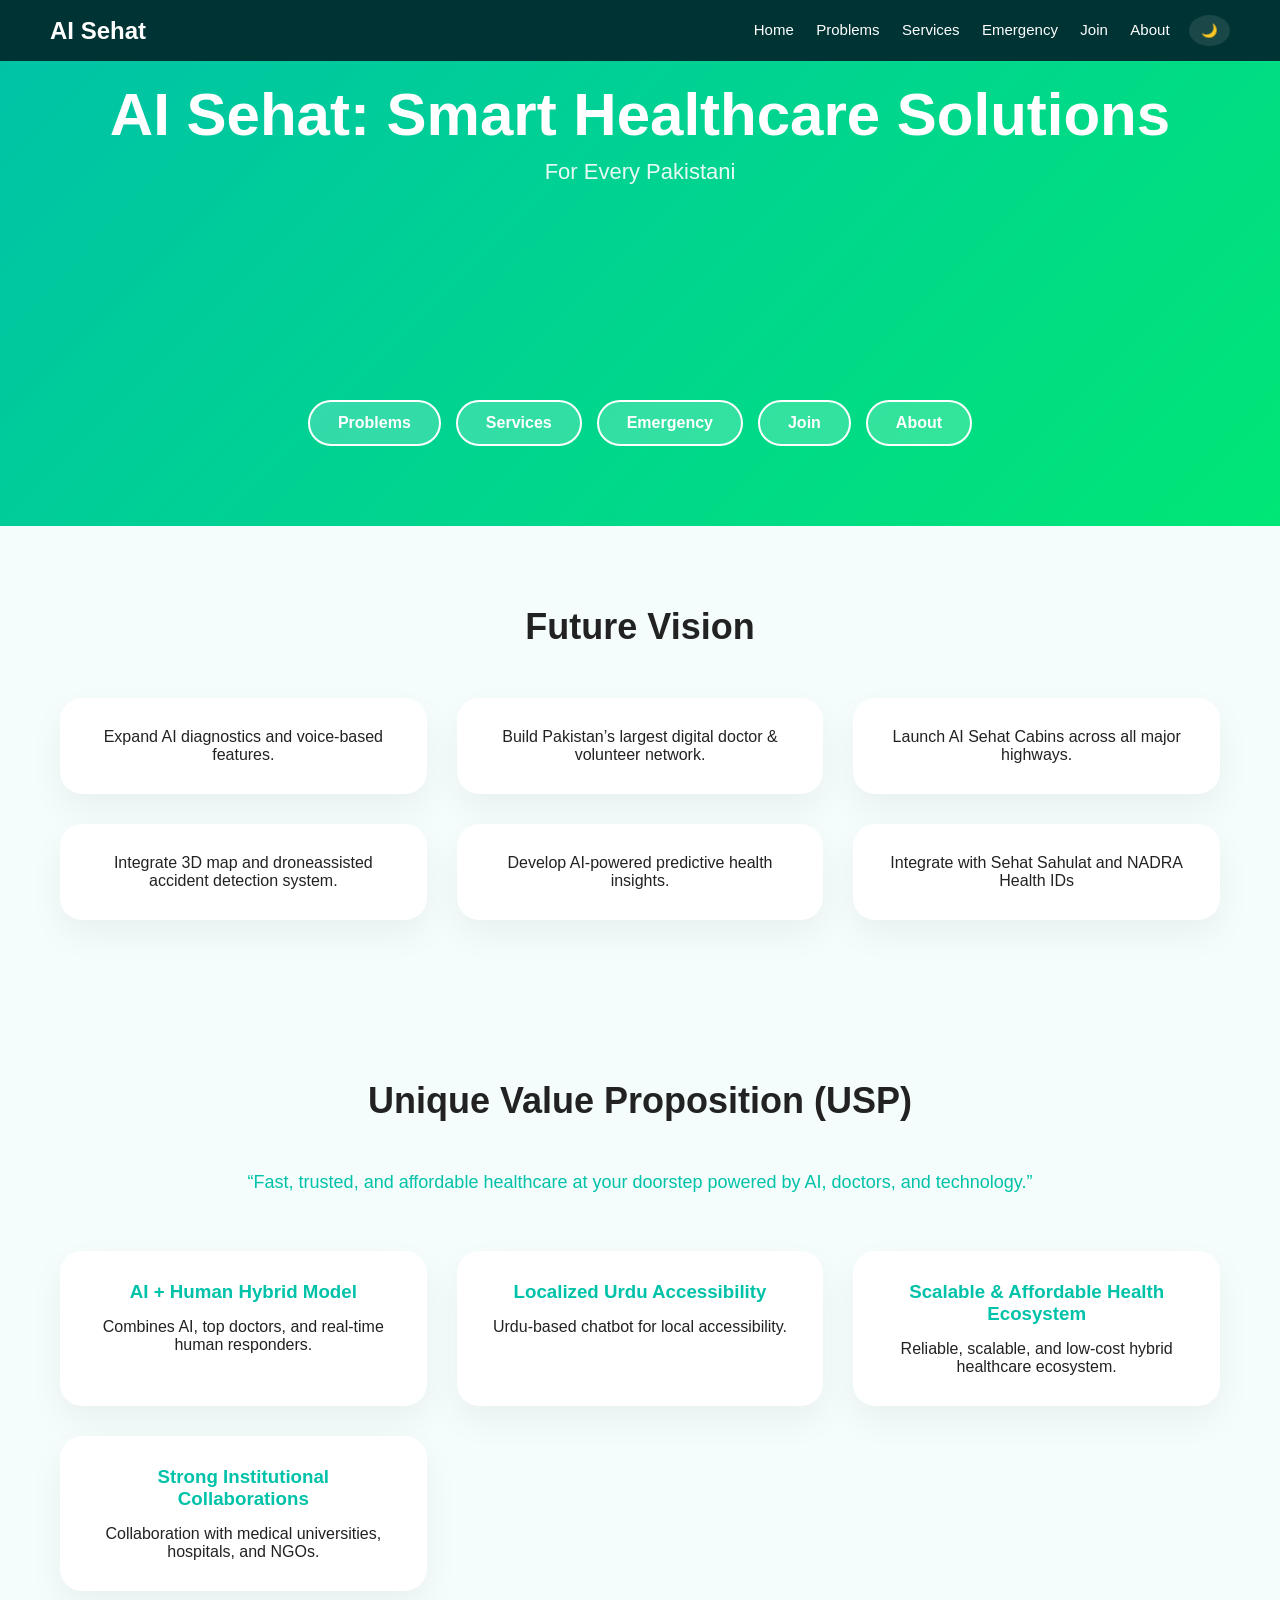
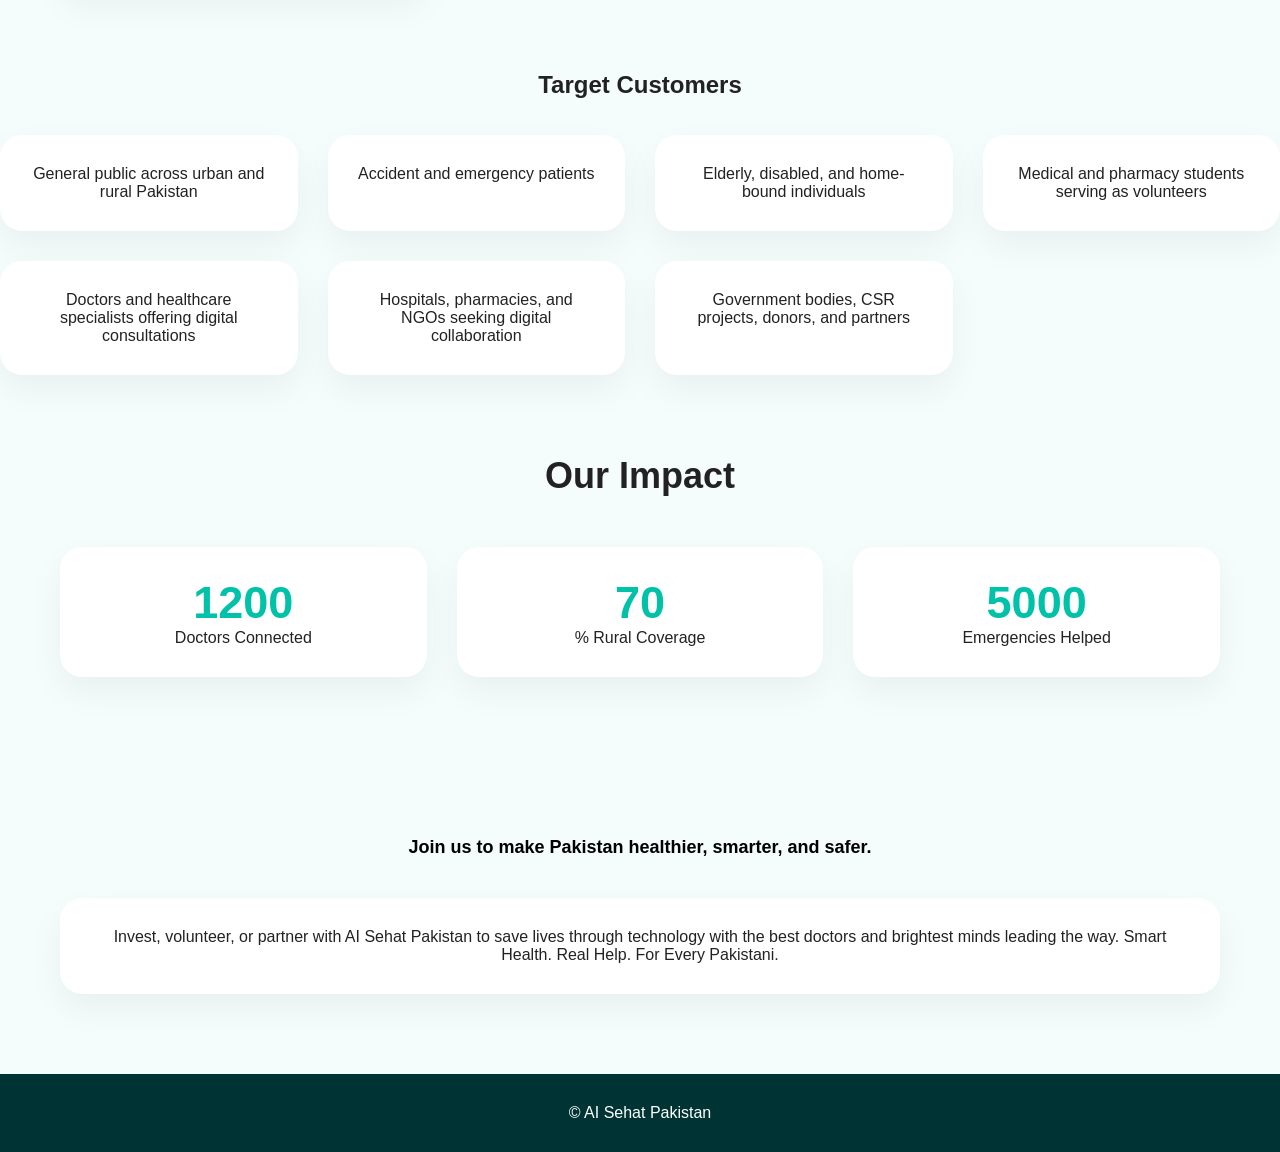
<file: index.html>
<!DOCTYPE html>
<html>
<head>
<title>AI Sehat Pakistan</title>
<link rel="stylesheet" href="css/style.css">
<script defer src="js/script.js"></script>
</head>
<body>

<div class="loader"><span></span></div>

<header>
<h1>AI Sehat</h1>
<nav>
<a href="index.html">Home</a>
<a href="problems.html">Problems</a>
<a href="services.html">Services</a>
<a href="emergency.html">Emergency</a>
<a href="contact.html">Join</a>
<a href="about.html">About</a>
<button id="darkToggle" class="dark-btn">🌙</button>
</nav>
</header>

<section class="hero">
<div>
<h1>AI Sehat: Smart Healthcare Solutions</h1>
<p>For Every Pakistani</p>
<br><br><br><br><br><br><br><br><br><br>
<div class="hero-btns">
                <a href="problems.html" class="hero-btn">Problems</a>
                <a href="services.html" class="hero-btn">Services</a>
                <a href="emergency.html" class="hero-btn">Emergency</a>
                <a href="contact.html" class="hero-btn">Join</a>
                <a href="about.html" class="hero-btn">About</a>
            </div>
</div>

</section>

<section>  
<h2 class="title">Future Vision</h2>
<div class="grid">
<div class="card">
    Expand AI diagnostics
and voice-based
features.
</div>
<div class="card">Build Pakistan’s
largest digital doctor
& volunteer network.</div>
<div class="card">Launch AI Sehat
Cabins across all
major highways.</div>
<div class="card">Integrate 3D map and droneassisted
accident detection
system.</div>
<div class="card"> Develop AI-powered
predictive health
insights.</div>
<div class="card">Integrate with
Sehat Sahulat and
NADRA Health IDs</div> 
</div>
</section>
   <div class="container">

    

      <!-- USP SECTION -->
<section class="usp-section">
  <h2 class="title">Unique Value Proposition (USP)</h2>
  <center><p class="subtitle" style="text-align:center; font-size:18px; color:#00c2a8; margin-bottom:40px;">
    “Fast, trusted, and affordable healthcare at your doorstep powered by AI,
    doctors, and technology.”
  </p></center>
   <br>
  <div class="grid">
    <div class="card">
      <h3>AI + Human Hybrid Model</h3>
      <p>Combines AI, top doctors, and real-time human responders.</p>
    </div>

    <div class="card">
      <h3>Localized Urdu Accessibility</h3>
      <p>Urdu-based chatbot for local accessibility.</p>
    </div>

    <div class="card">
      <h3>Scalable & Affordable Health Ecosystem</h3>
      <p>Reliable, scalable, and low-cost hybrid healthcare ecosystem.</p>
    </div>

    <div class="card">
      <h3>Strong Institutional Collaborations</h3>
      <p>Collaboration with medical universities, hospitals, and NGOs.</p>
    </div>
  </div>
</section>
        <!-- Target Customers Section -->
        <div class="section">
            <center><h2>Target Customers</h2></center>
                   <br><br>
            <div class="grid">
                <div class="card">General public across urban and rural Pakistan</div>
                <div class="card">Accident and emergency patients</div>
                <div class="card">Elderly, disabled, and home-bound individuals</div>
                <div class="card">Medical and pharmacy students serving as volunteers</div>
                <div class="card">Doctors and healthcare specialists offering digital consultations</div>
                <div class="card">Hospitals, pharmacies, and NGOs seeking digital collaboration</div>
                <div class="card">Government bodies, CSR projects, donors, and partners</div>
            </div>
        </div>

<section>
<h2 class="title">Our Impact</h2>
<div class="grid">
<div class="card"><div class="counter" data-target="1200">0</div> Doctors Connected</div>
<div class="card"><div class="counter" data-target="70">0</div>% Rural Coverage</div>
<div class="card"><div class="counter" data-target="5000">0</div> Emergencies Helped</div>
</div>
</section>


<section>
    <!-- call To Action -->
     <center><p class="subtitle" style="text-align:center; font-size:18px; color:black; margin-bottom:40px;">
     <b>Join us to make Pakistan healthier, smarter, and safer.</b>
    </p></center>
    <div class="grid">
        <div class="card">
        <p>Invest, volunteer, or partner with AI Sehat Pakistan to save lives through
technology with the best doctors and brightest minds leading the way.
Smart Health. Real Help. For Every Pakistani.</p>
    </div>
    </div>
</section>


<footer>© AI Sehat Pakistan</footer>
</body>
</html>
</file>
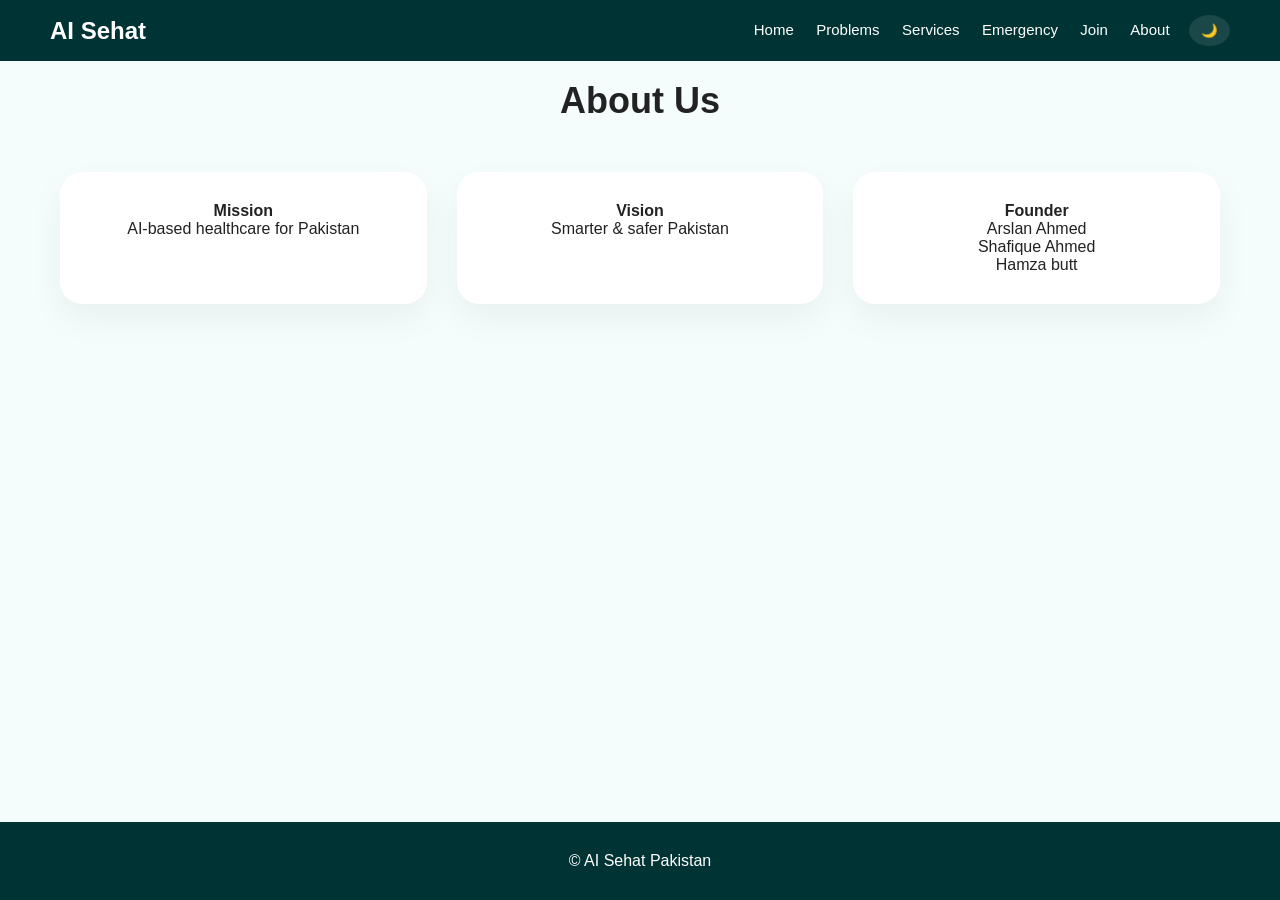
<file: about.html>
<!DOCTYPE html>
<html>
<head>
<title>About</title>
<link rel="stylesheet" href="css/style.css">
<script defer src="js/script.js"></script>
</head>
<body>

<div class="loader"><span></span></div>

<header>
<h1>AI Sehat</h1>
<nav>
<a href="index.html">Home</a>
<a href="problems.html">Problems</a>
<a href="services.html">Services</a>
<a href="emergency.html">Emergency</a>
<a href="contact.html">Join</a>
<a href="about.html">About</a>
<button id="darkToggle" class="dark-btn">🌙</button>
</nav>
</header>

<section>
<h2 class="title">About Us</h2>
<div class="grid">
<div class="card"> <b>Mission</b>  <br> AI-based healthcare for Pakistan</div>
<div class="card"> <b>Vision</b> <br> Smarter & safer Pakistan</div>
<div class="card"> <b>Founder</b><br> Arslan Ahmed <br>
    Shafique Ahmed
    <br>
    Hamza butt
</div>
</div>
</section>

<footer>© AI Sehat Pakistan</footer>
</body>
</html>
</file>
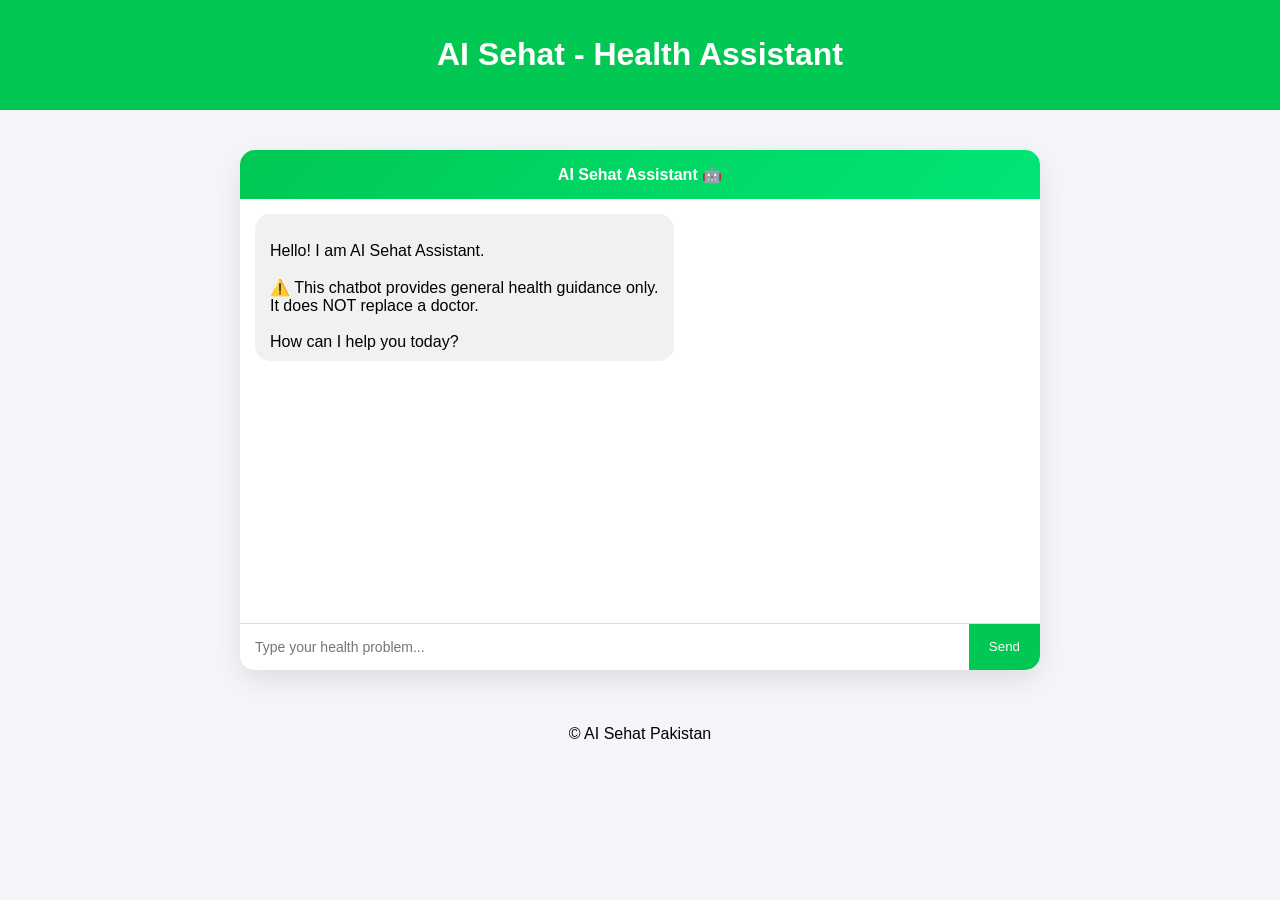
<file: chatboard.html>
<!DOCTYPE html>
<html>
<head>
<title>AI Health Chatbot - AI Sehat</title>

<style>
body {
    font-family: Arial, sans-serif;
    margin: 0;
    background: #f4f6f9;
}

header {
    background: #00c853;
    padding: 15px;
    color: white;
    text-align: center;
}

.chat-container {
    max-width: 800px;
    margin: 40px auto;
    background: #ffffff;
    border-radius: 15px;
    box-shadow: 0 10px 30px rgba(0,0,0,0.1);
    display: flex;
    flex-direction: column;
    height: 520px;
    overflow: hidden;
}

.chat-header {
    background: linear-gradient(135deg,#00c853,#00e676);
    color: white;
    padding: 15px;
    text-align: center;
    font-weight: bold;
}

.chat-box {
    flex: 1;
    padding: 15px;
    overflow-y: auto;
    display: flex;
    flex-direction: column;
    gap: 10px;
}

.message {
    padding: 10px 15px;
    border-radius: 15px;
    max-width: 75%;
    white-space: pre-line;
}

.user {
    background: #00e676;
    align-self: flex-end;
    color: white;
}

.bot {
    background: #f1f1f1;
    align-self: flex-start;
}

.chat-input {
    display: flex;
    border-top: 1px solid #ddd;
}

.chat-input input {
    flex: 1;
    padding: 15px;
    border: none;
    outline: none;
    font-size: 14px;
}

.chat-input button {
    background: #00c853;
    border: none;
    color: white;
    padding: 15px 20px;
    cursor: pointer;
}

.chat-input button:hover {
    background: #009624;
}

footer {
    text-align: center;
    padding: 15px;
}
</style>
</head>

<body>

<header>
<h1>AI Sehat - Health Assistant</h1>
</header>

<div class="chat-container">
    <div class="chat-header">
        AI Sehat Assistant 🤖
    </div>

    <div class="chat-box" id="chatBox">
        <div class="message bot">
Hello! I am AI Sehat Assistant.

⚠️ This chatbot provides general health guidance only.
It does NOT replace a doctor.

How can I help you today?
        </div>
    </div>

    <div class="chat-input">
        <input type="text" id="userInput" placeholder="Type your health problem..." onkeypress="if(event.key==='Enter') sendMessage()">
        <button onclick="sendMessage()">Send</button>
    </div>
</div>

<footer>© AI Sehat Pakistan</footer>

<script>

const diseaseDatabase = [
{
    keywords: ["fever","temperature"],
    response: `🩺 Fever Care:
• Take Paracetamol 500mg every 6-8 hours
• Drink plenty of water
• Rest properly
⚠️ If fever exceeds 102°F or lasts 2+ days, consult a doctor.`
},
{
    keywords: ["headache","migraine"],
    response: `🩺 Headache:
• Take Paracetamol or Ibuprofen
• Rest in a quiet dark room
• Stay hydrated
⚠️ Severe or frequent headaches need medical advice.`
},
{
    keywords: ["cough"],
    response: `🩺 Cough:
• Use cough syrup (Benylin etc.)
• Drink warm fluids
• Honey with warm water
⚠️ If cough lasts more than 3 days, see a doctor.`
},
{
    keywords: ["cold","flu"],
    response: `🩺 Cold / Flu:
• Paracetamol for fever
• Cetirizine for allergy symptoms
• Steam inhalation
⚠️ Breathing difficulty = Emergency.`
},
{
    keywords: ["stomach","gas","acidity"],
    response: `🩺 Stomach Pain / Gas:
• Take Antacid (Gaviscon, Digene)
• Avoid spicy food
• Drink warm water
⚠️ Severe pain requires doctor checkup.`
},
{
    keywords: ["diarrhea","loose motion"],
    response: `🩺 Diarrhea:
• Drink ORS solution
• Stay hydrated
• Avoid oily food
⚠️ Blood in stool or 2+ days = See doctor.`
},
{
    keywords: ["allergy","rash","itching"],
    response: `🩺 Allergy:
• Cetirizine 10mg once daily
• Avoid allergens
⚠️ Swelling of face or breathing issue = Emergency.`
},
{
    keywords: ["blood pressure","bp"],
    response: `🩺 Blood Pressure:
• Monitor BP regularly
• Reduce salt intake
⚠️ Do NOT take BP medicine without doctor advice.`
},
{
    keywords: ["diabetes","sugar"],
    response: `🩺 Diabetes:
• Monitor blood sugar
• Avoid sugary foods
• Regular exercise
⚠️ Medicine must be prescribed by doctor.`
},
{
    keywords: ["heart attack","stroke","emergency","chest pain"],
    response: `🚨 MEDICAL EMERGENCY!
Call emergency services immediately.
Do NOT delay medical help.`
}
];

function sendMessage() {
    const input = document.getElementById("userInput");
    const message = input.value.trim();
    if(message === "") return;

    const chatBox = document.getElementById("chatBox");

    const userDiv = document.createElement("div");
    userDiv.classList.add("message","user");
    userDiv.innerText = message;
    chatBox.appendChild(userDiv);

    input.value = "";
    chatBox.scrollTop = chatBox.scrollHeight;

    setTimeout(() => {
        const botDiv = document.createElement("div");
        botDiv.classList.add("message","bot");
        botDiv.innerText = getBotResponse(message);
        chatBox.appendChild(botDiv);
        chatBox.scrollTop = chatBox.scrollHeight;
    }, 600);
}

function getBotResponse(input) {
    input = input.toLowerCase();

    for(let disease of diseaseDatabase){
        for(let word of disease.keywords){
            if(input.includes(word)){
                return disease.response;
            }
        }
    }

    return "I recommend consulting a certified doctor for proper diagnosis and treatment.";
}

</script>

</body>
</html>
</file>
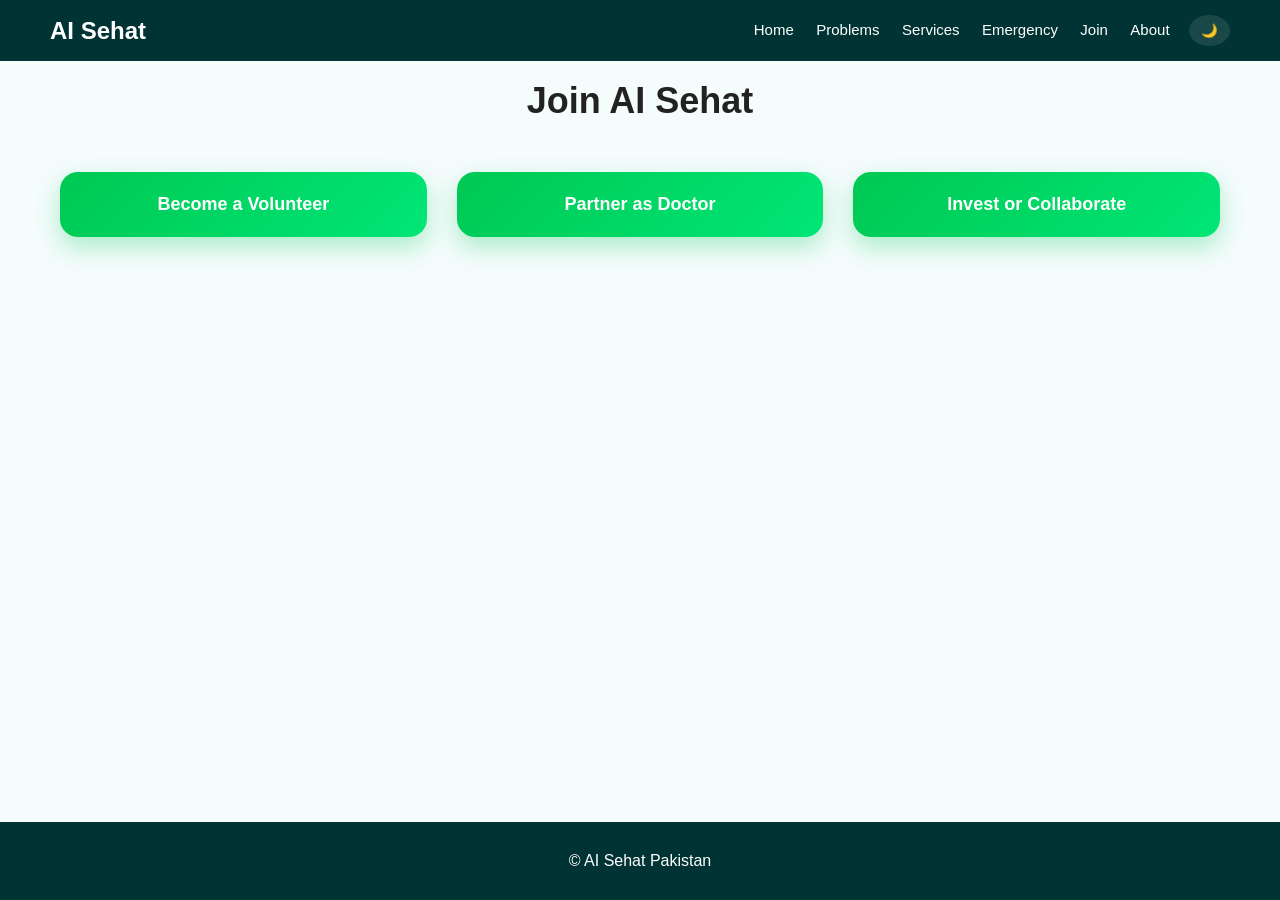
<file: contact.html>
<!DOCTYPE html>
<html>
<head>
<title>Join Us</title>
<link rel="stylesheet" href="css/style.css">
<script defer src="js/script.js"></script>
</head>
<body>

<div class="loader"><span></span></div>

<header>
<h1>AI Sehat</h1>
<nav>
<a href="index.html">Home</a>
<a href="problems.html">Problems</a>
<a href="services.html">Services</a>
<a href="emergency.html">Emergency</a>
 
<a href="contact.html">Join</a>
<a href="about.html">About</a>
<button id="darkToggle" class="dark-btn">🌙</button>
</nav>
</header>

<section>
<h2 class="title">Join AI Sehat</h2>
 <div class="grid">

<a href="./volunteer.html" class="join-btn">
    Become a Volunteer
</a>

<a href="./doctor.html" class="join-btn">
    Partner as Doctor
</a>

<a href="./invest.html" class="join-btn">
    Invest or Collaborate
</a>

</div>

</section>

<footer>© AI Sehat Pakistan</footer>
</body>
</html>
</file>
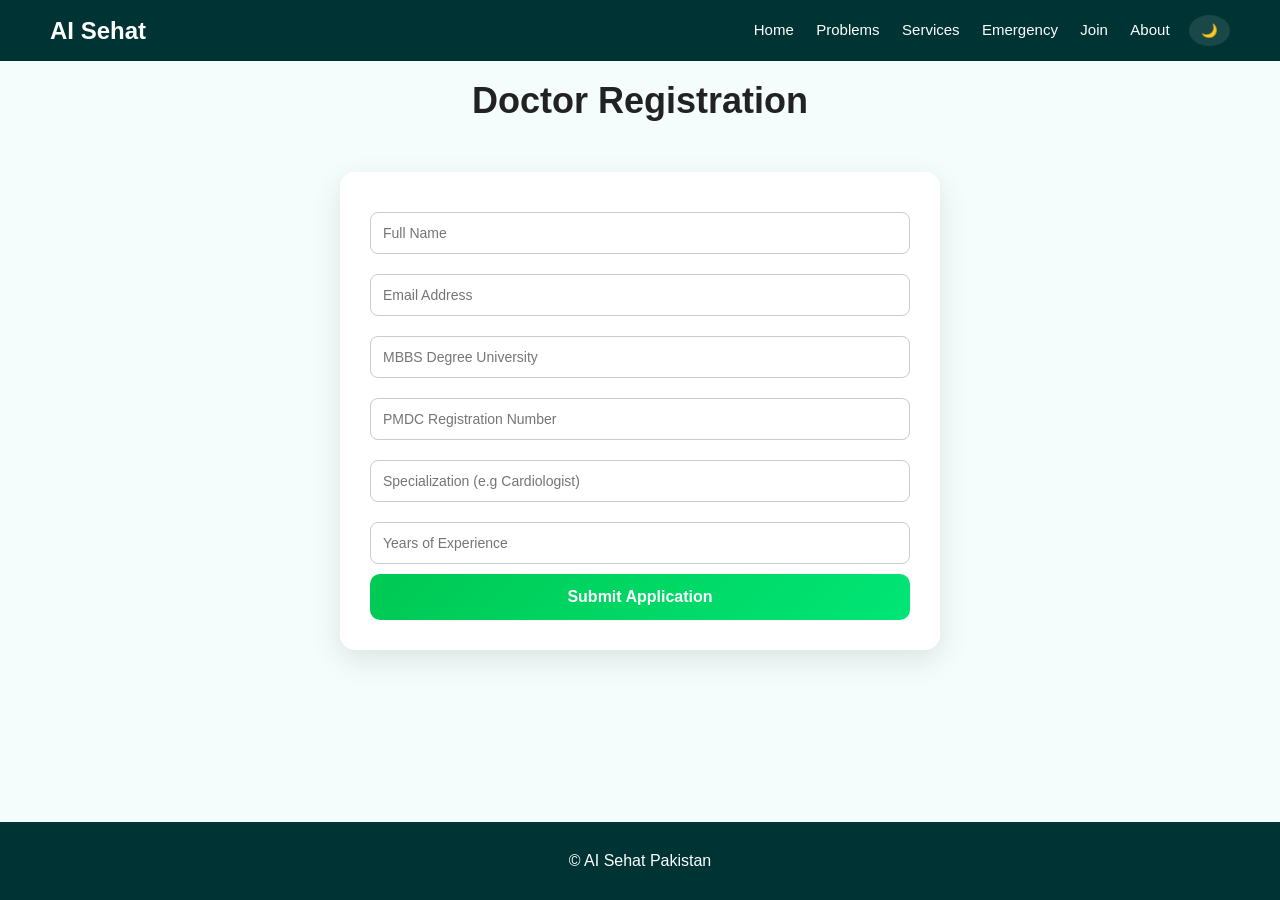
<file: doctor.html>
<!DOCTYPE html>
<html>
<head>
<title>Partner as Doctor - AI Sehat</title>
<link rel="stylesheet" href="css/style.css">
<script defer src="js/script.js"></script>
<style>
.form-container {
    max-width: 600px;
    margin: 40px auto;
    background: #ffffff;
    padding: 30px;
    border-radius: 15px;
    box-shadow: 0 10px 30px rgba(0,0,0,0.1);
}

.form-container input,
.form-container select {
    width: 100%;
    padding: 12px;
    margin: 10px 0;
    border-radius: 8px;
    border: 1px solid #ccc;
    font-size: 14px;
}

.form-container button {
    width: 100%;
    padding: 14px;
    border: none;
    border-radius: 10px;
    background: linear-gradient(135deg,#00c853,#00e676);
    color: white;
    font-size: 16px;
    font-weight: bold;
    cursor: pointer;
    transition: 0.3s;
}

.form-container button:hover {
    transform: scale(1.05);
}
</style>
</head>

<body>

<header>
<h1>AI Sehat</h1>
<nav>
<a href="index.html">Home</a>
<a href="problems.html">Problems</a>
<a href="services.html">Services</a>
<a href="emergency.html">Emergency</a>
<a href="contact.html">Join</a>
<a href="about.html">About</a>
<button id="darkToggle" class="dark-btn">🌙</button>
</nav>
</header>

<section>
<h2 class="title">Doctor Registration</h2>

<div class="form-container">
<form>
<input type="text" placeholder="Full Name" required>
<input type="email" placeholder="Email Address" required>
<input type="text" placeholder="MBBS Degree University" required>
<input type="text" placeholder="PMDC Registration Number" required>
<input type="text" placeholder="Specialization (e.g Cardiologist)" required>
<input type="number" placeholder="Years of Experience" required>
<button type="submit">Submit Application</button>
</form>
</div>

</section>

<footer>© AI Sehat Pakistan</footer>

</body>
</html>
</file>
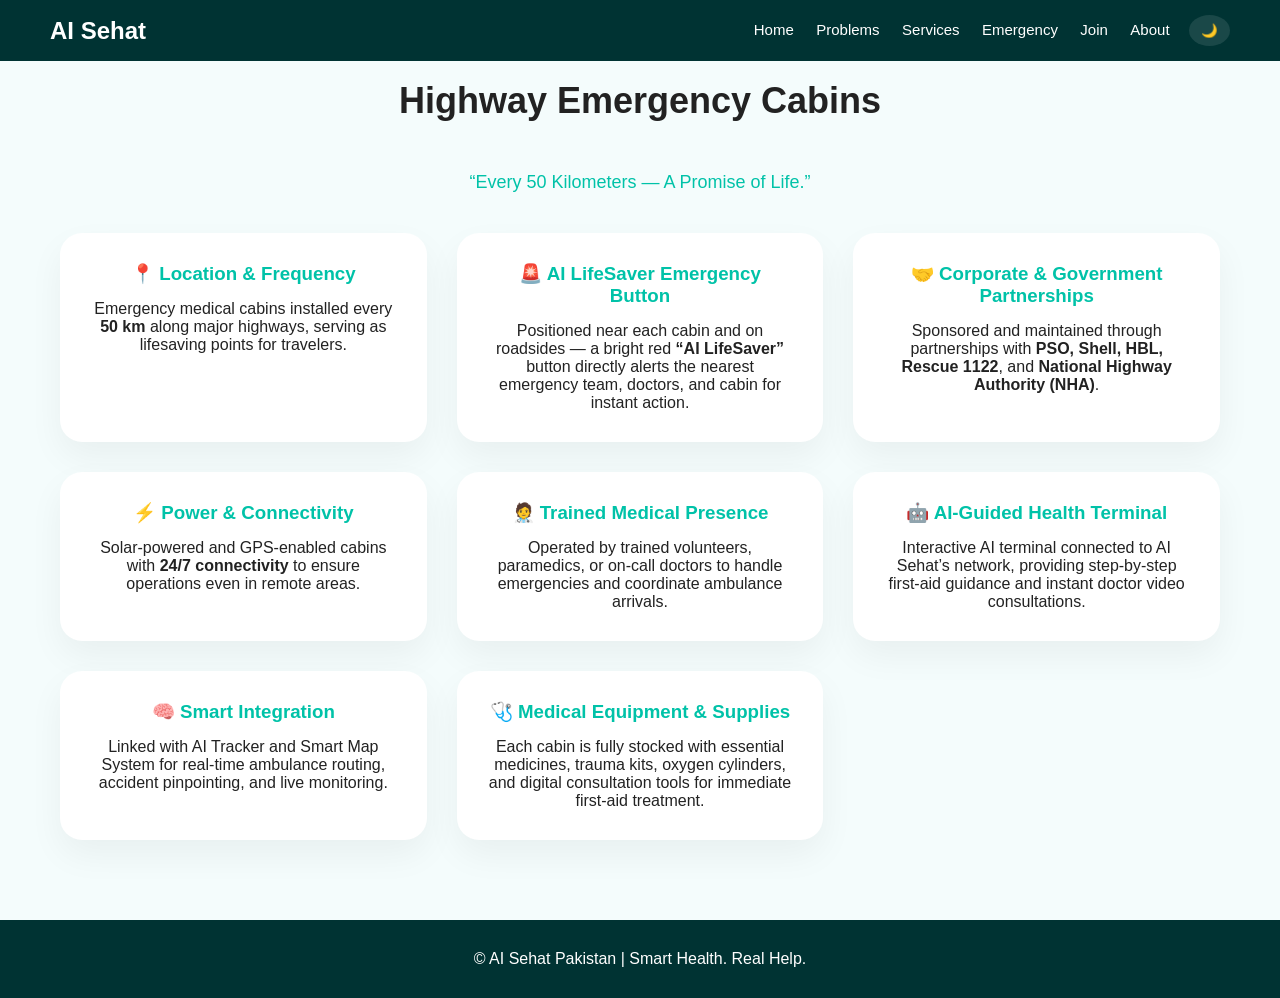
<file: emergency.html>
<!DOCTYPE html>
<html lang="en">
<head>
<title>Highway Emergency Cabins | AI Sehat</title>
<link rel="stylesheet" href="css/style.css">
<script defer src="js/script.js"></script>
</head>
<body>

<!-- Loader -->
<div class="loader"><span></span></div>

<!-- Header -->
<header>
  <h1>AI Sehat</h1>
  <nav>
    <a href="index.html">Home</a>
     <a href="problems.html">Problems</a>
    <a href="services.html">Services</a>
    <a href="emergency.html">Emergency</a>
    <a href="contact.html">Join</a>
    <a href="about.html">About</a>
    <button id="darkToggle" class="dark-btn">🌙</button>
  </nav>
</header>

<!-- Emergency Section -->
<section>
  <h2 class="title">Highway Emergency Cabins</h2>
  <p style="text-align:center; font-size:18px; color:#00c2a8; margin-bottom:40px;">
    “Every 50 Kilometers — A Promise of Life.”
  </p>

  <div class="grid">

    <div class="card">
      <h3>📍 Location & Frequency</h3>
      <p>
        Emergency medical cabins installed every <b>50 km</b> along major highways,
        serving as lifesaving points for travelers.
      </p>
    </div>

    <div class="card">
      <h3>🚨 AI LifeSaver Emergency Button</h3>
      <p>
        Positioned near each cabin and on roadsides — a bright red
        <b>“AI LifeSaver”</b> button directly alerts the nearest emergency team,
        doctors, and cabin for instant action.
      </p>
    </div>

    <div class="card">
      <h3>🤝 Corporate & Government Partnerships</h3>
      <p>
        Sponsored and maintained through partnerships with
        <b>PSO, Shell, HBL, Rescue 1122</b>, and
        <b>National Highway Authority (NHA)</b>.
      </p>
    </div>

    <div class="card">
      <h3>⚡ Power & Connectivity</h3>
      <p>
        Solar-powered and GPS-enabled cabins with <b>24/7 connectivity</b>
        to ensure operations even in remote areas.
      </p>
    </div>

    <div class="card">
      <h3>🧑‍⚕️ Trained Medical Presence</h3>
      <p>
        Operated by trained volunteers, paramedics, or on-call doctors
        to handle emergencies and coordinate ambulance arrivals.
      </p>
    </div>

    <div class="card">
      <h3>🤖 AI-Guided Health Terminal</h3>
      <p>
        Interactive AI terminal connected to AI Sehat’s network,
        providing step-by-step first-aid guidance and instant
        doctor video consultations.
      </p>
    </div>

    <div class="card">
      <h3>🧠 Smart Integration</h3>
      <p>
        Linked with AI Tracker and Smart Map System for real-time
        ambulance routing, accident pinpointing, and live monitoring.
      </p>
    </div>

    <div class="card">
      <h3>🩺 Medical Equipment & Supplies</h3>
      <p>
        Each cabin is fully stocked with essential medicines, trauma kits,
        oxygen cylinders, and digital consultation tools for immediate
        first-aid treatment.
      </p>
    </div>

  </div>
</section>

<!-- Footer -->
<footer>
  © AI Sehat Pakistan | Smart Health. Real Help.
</footer>

</body>
</html>
</file>
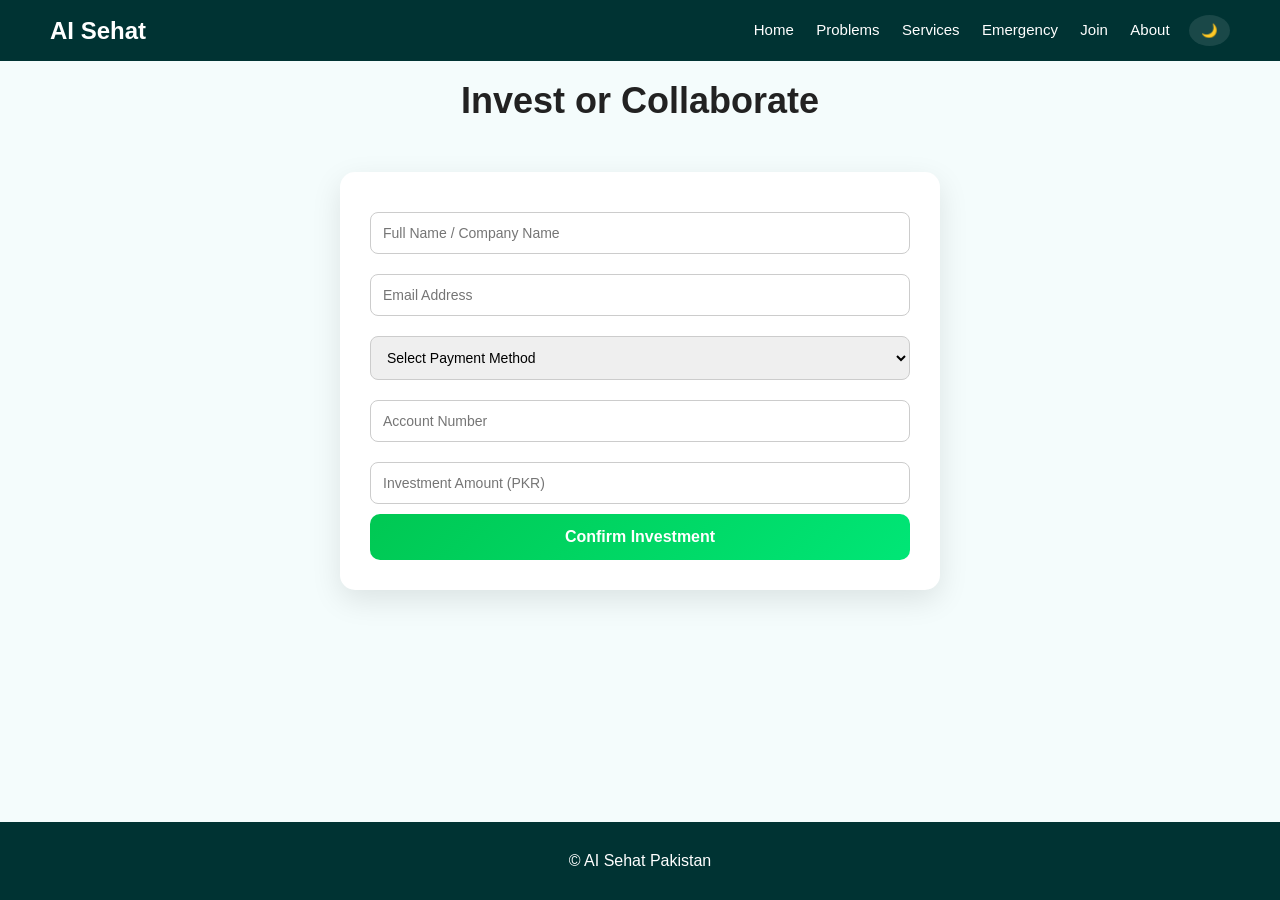
<file: invest.html>
<!DOCTYPE html>
<html>
<head>
<title>Invest or Collaborate - AI Sehat</title>
<link rel="stylesheet" href="css/style.css">
<script defer src="js/script.js"></script>
<style>
.form-container {
    max-width: 600px;
    margin: 40px auto;
    background: #ffffff;
    padding: 30px;
    border-radius: 15px;
    box-shadow: 0 10px 30px rgba(0,0,0,0.1);
}

.form-container input,
.form-container select {
    width: 100%;
    padding: 12px;
    margin: 10px 0;
    border-radius: 8px;
    border: 1px solid #ccc;
    font-size: 14px;
}

.form-container button {
    width: 100%;
    padding: 14px;
    border: none;
    border-radius: 10px;
    background: linear-gradient(135deg,#00c853,#00e676);
    color: white;
    font-size: 16px;
    font-weight: bold;
    cursor: pointer;
    transition: 0.3s;
}

.form-container button:hover {
    transform: scale(1.05);
}
</style>
</head>

<body>

<header>
<h1>AI Sehat</h1>
<nav>
<a href="index.html">Home</a>
<a href="problems.html">Problems</a>
<a href="services.html">Services</a>
<a href="emergency.html">Emergency</a>
<a href="contact.html">Join</a>
<a href="about.html">About</a>
<button id="darkToggle" class="dark-btn">🌙</button>
</nav>
</header>

<section>
<h2 class="title">Invest or Collaborate</h2>

<div class="form-container">
<form>
<input type="text" placeholder="Full Name / Company Name" required>
<input type="email" placeholder="Email Address" required>

<select required>
<option value="">Select Payment Method</option>
<option>JazzCash</option>
<option>EasyPaisa</option>
<option>Bank Account</option>
</select>

<input type="text" placeholder="Account Number" required>
<input type="number" placeholder="Investment Amount (PKR)" required>

<button type="submit">Confirm Investment</button>
</form>
</div>

</section>

<footer>© AI Sehat Pakistan</footer>

</body>
</html>
</file>
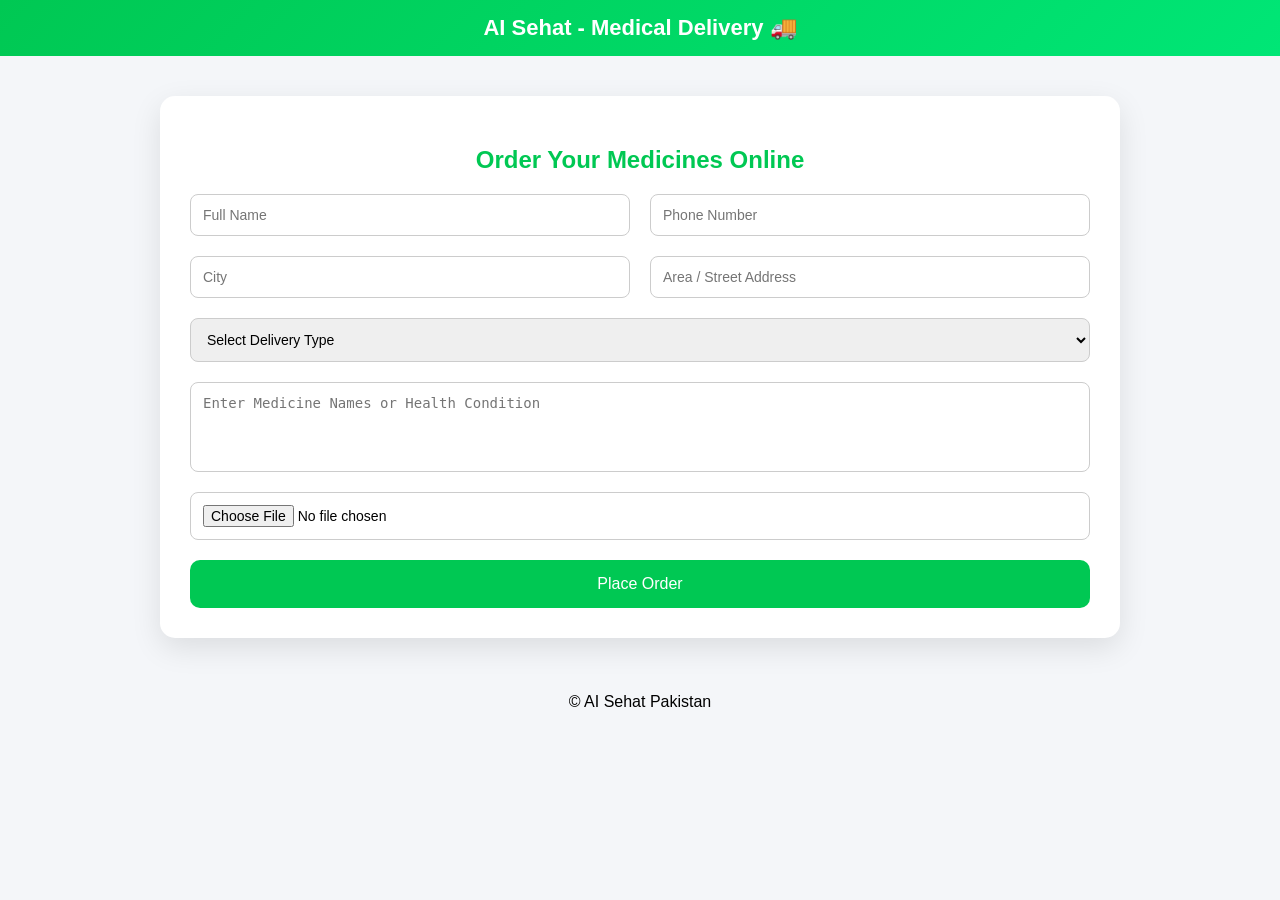
<file: medicine_delivery.html>
<!DOCTYPE html>
<html>
<head>
<title>Medical Delivery - AI Sehat</title>
<meta name="viewport" content="width=device-width, initial-scale=1.0">

<style>
body {
    font-family: Arial, sans-serif;
    margin: 0;
    background: #f4f6f9;
}

/* Header */
header {
    background: linear-gradient(135deg,#00c853,#00e676);
    color: white;
    padding: 15px;
    text-align: center;
    font-size: 22px;
    font-weight: bold;
}

/* Container */
.delivery-container {
    max-width: 900px;
    margin: 40px auto;
    background: #ffffff;
    padding: 30px;
    border-radius: 15px;
    box-shadow: 0 10px 30px rgba(0,0,0,0.1);
}

.delivery-container h2 {
    text-align: center;
    margin-bottom: 20px;
    color: #00c853;
}

/* Form */
form {
    display: grid;
    grid-template-columns: 1fr 1fr;
    gap: 20px;
}

form input,
form textarea,
form select {
    padding: 12px;
    border-radius: 8px;
    border: 1px solid #ccc;
    font-size: 14px;
    outline: none;
}

form textarea {
    grid-column: span 2;
    resize: none;
}

.full-width {
    grid-column: span 2;
}

/* Button */
button {
    background: #00c853;
    border: none;
    color: white;
    padding: 15px;
    border-radius: 10px;
    cursor: pointer;
    font-size: 16px;
    transition: 0.3s;
}

button:hover {
    background: #009624;
}

/* Info Section */
.info-box {
    background: #e8f5e9;
    padding: 15px;
    border-radius: 10px;
    margin-bottom: 20px;
    font-size: 14px;
}

/* Footer */
footer {
    text-align: center;
    padding: 15px;
    margin-top: 20px;
}

@media(max-width: 768px) {
    form {
        grid-template-columns: 1fr;
    }
    form textarea,
    .full-width {
        grid-column: span 1;
    }
}
</style>
</head>

<body>

<header>
AI Sehat - Medical Delivery 🚚
</header>

<div class="delivery-container">

<h2>Order Your Medicines Online</h2>

 
<form>

<input type="text" placeholder="Full Name" required>
<input type="tel" placeholder="Phone Number" required>

<input type="text" placeholder="City" required>
<input type="text" placeholder="Area / Street Address" required>

<select class="full-width" required>
<option value="">Select Delivery Type</option>
<option>Normal Delivery (24 Hours)</option>
<option>Urgent Delivery (Same Day)</option>
</select>

<textarea rows="4" placeholder="Enter Medicine Names or Health Condition"></textarea>

<input type="file" class="full-width">

<button class="full-width" type="submit">Place Order</button>

</form>

</div>

<footer>
© AI Sehat Pakistan
</footer>

</body>
</html>
</file>
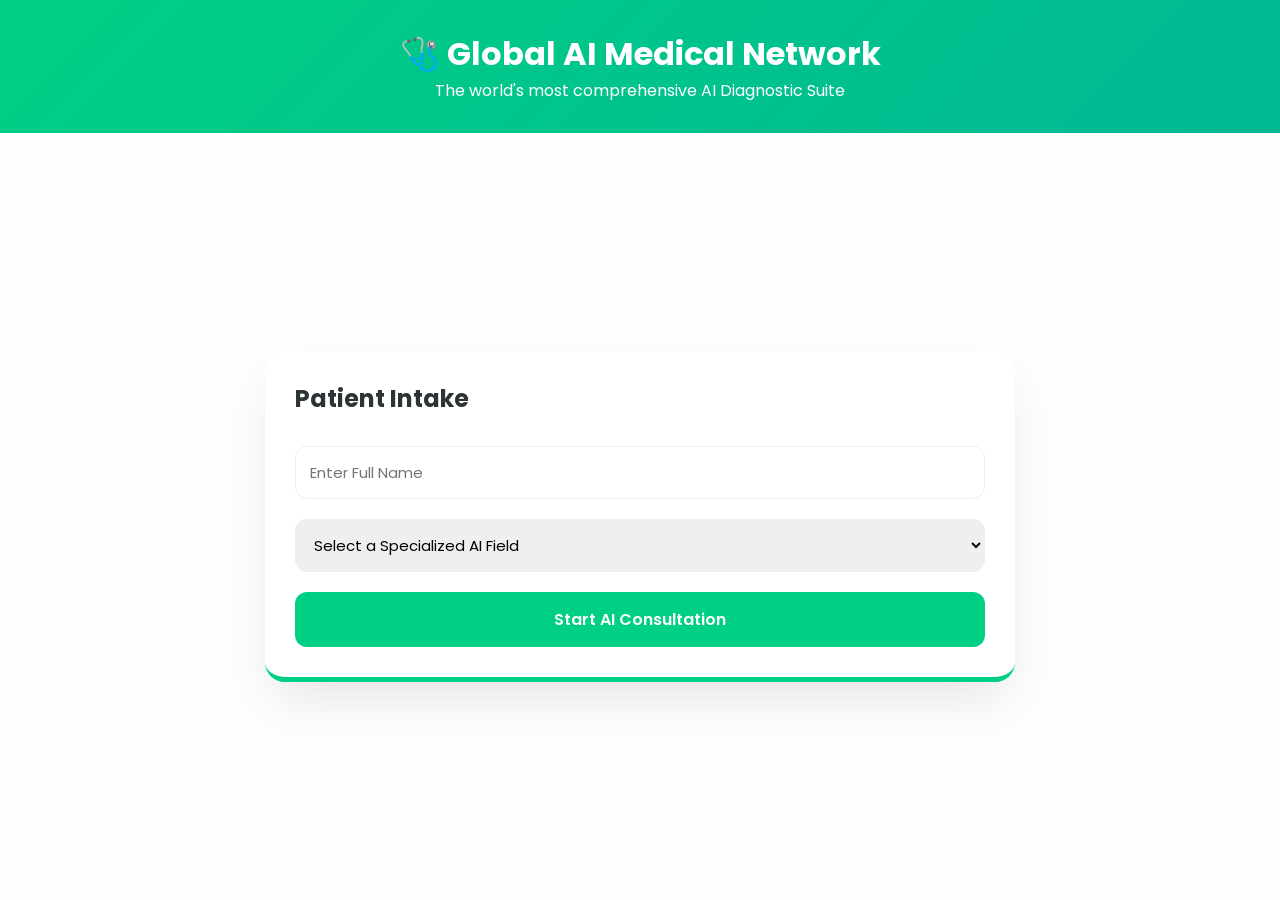
<file: online_doctor_consultation.html>
<!DOCTYPE html>
<html lang="en">
<head>
<meta charset="UTF-8">
<meta name="viewport" content="width=device-width, initial-scale=1.0">
<title>Global AI Medical Network</title>
<link href="https://fonts.googleapis.com/css2?family=Poppins:wght@300;400;600&display=swap" rel="stylesheet">
<style>
    
    * { margin:0; padding:0; box-sizing:border-box; font-family:'Poppins', sans-serif; }
    body { background: #fdfdfd; min-height: 100vh; display: flex; flex-direction: column; }
    header { background: linear-gradient(135deg,#00d084,#00b894); text-align:center; padding:30px; color:white; }
    .container { flex: 1; display:flex; justify-content:center; align-items:center; padding: 20px; }
    .card { background:white; padding:30px; border-radius:20px; width:100%; max-width:750px; box-shadow:0 25px 50px -12px rgba(0,0,0,0.1); border-bottom: 5px solid #00d084; }
    input, select { width:100%; padding:14px; margin:10px 0; border-radius:12px; border:1.5px solid #eee; font-size: 15px; transition: 0.3s; }
    input:focus { border-color: #00d084; outline: none; }
    button { width:100%; padding:15px; background:#00d084; border:none; color:white; border-radius:12px; cursor:pointer; font-weight:600; font-size:16px; margin-top: 10px; }
    button:hover { background:#019d65; }

    #chatContainer { display: none; }
    #chatBox { height: 500px; overflow-y: auto; background: #ffffff; padding: 20px; border-radius: 15px; margin-bottom: 15px; border: 1px solid #f0f0f0; display:flex; flex-direction:column; gap: 15px; }
    .msg { padding: 15px 20px; border-radius: 18px; font-size: 14.5px; line-height: 1.6; max-width: 85%; }
    .ai-msg { background: #f1f3f4; color: #202124; align-self: flex-start; border-bottom-left-radius: 2px; }
    .user-msg { background: #00d084; color: white; align-self: flex-end; border-bottom-right-radius: 2px; }
    .chat-input-area { display: flex; gap: 10px; }
    .badge { display: inline-block; padding: 2px 8px; border-radius: 4px; font-size: 10px; font-weight: bold; background: #e8f5e9; color: #2e7d32; margin-bottom: 5px; }
     
</style>
</head>
<body>

<header>
    <h1>🩺 Global AI Medical Network</h1>
    <p>The world's most comprehensive AI Diagnostic Suite</p>
</header>

<div class="container">
    <div class="card">
        <div id="bookingForm">
            <h2 style="margin-bottom:20px; color:#2d3436;">Patient Intake</h2>
            <input type="text" id="name" placeholder="Enter Full Name">
            <select id="doctor">
                <option value="">Select a Specialized AI Field</option>
                <option value="General Physician">General Physician (Fever, Flu, Pain)</option>
                <option value="Cardiologist">Cardiologist (Heart & Blood Pressure)</option>
                <option value="Dermatologist">Dermatologist (Skin & Allergies)</option>
                <option value="Pediatrician">Pediatrician (Childhood Care)</option>
                <option value="Psychiatrist">Psychiatrist (Mental Wellness)</option>
                <option value="Orthopedic">Orthopedic (Bones & Injuries)</option>
                <option value="Neurologist">Neurologist (Brain & Nerves)</option>
                <option value="ENT Specialist">ENT (Ear, Nose, Throat)</option>
            </select>
            <button onclick="startConsultation()">Start AI Consultation</button>
        </div>

        <div id="chatContainer">
            <div id="chatBox"></div>
            <div class="chat-input-area">
                <input type="text" id="userQuery" placeholder="Ask about symptoms, medications, or diseases...">
                <button style="width: 120px;" onclick="sendMessage()">Send</button>
            </div>
        </div>
    </div>
</div>

<script>
let selectedDoctor = "";
let userName = "";

const medicalDB = {
    "General Physician": {
        "fever": "Rest and hydration. If >103°F, use Ibuprofen. Seek help if you have a stiff neck.",
        "flu": "Viral infection. Stay home, drink fluids. If you have chest pain, it may be secondary pneumonia.",
        "diabetes": "Type 1 or 2. Manage via insulin/metformin and low-carb diet. Check blood sugar daily.",
        "anemia": "Low iron. Symptoms include pale skin and fatigue. Eat iron-rich foods (spinach, beans).",
        "gastritis": "Stomach lining inflammation. Avoid spicy food and caffeine. Use antacids.",
        "uti": "Urinary infection. Symptoms: burning sensation. Requires high water intake and antibiotics.",
        "obesity": "Risk factor for heart disease. Focus on calorie deficit and 150 mins of weekly exercise."
    },
    "Cardiologist": {
        "chest pain": "URGENT: Could be Myocardial Infarction (Heart Attack). If squeezing feeling, call 911.",
        "arrhythmia": "Irregular heart rhythm. Avoid alcohol/caffeine. Requires an EKG for diagnosis.",
        "hypertension": "High Blood Pressure. Target < 120/80. Reduce sodium intake immediately.",
        "heart failure": "Symptoms: shortness of breath and leg swelling. See a doctor for diuretics.",
        "stroke": "Check for F.A.S.T: Face drooping, Arm weakness, Speech difficulty, Time to call 911."
    },
    "Dermatologist": {
        "acne": "Clogged pores. Use Salicylic acid. If cystic/painful, see a doctor for Isotretinoin.",
        "hives": "Itchy red bumps (Allergic reaction). Take an antihistamine like Cetirizine.",
        "rosacea": "Face redness. Avoid spicy foods and extreme sun. Use gentle cleansers.",
        "shingles": "Painful rash following a nerve path. Requires antiviral medication (Acyclovir) ASAP.",
        "hair loss": "Alopecia or Telogen Effluvium. Check for stress or Vitamin B12 deficiency."
    },
    "Neurologist": {
        "migraine": "Severe pulsating headache. Use sumatriptan or rest in a dark, quiet room.",
        "seizure": "Electrical brain disturbance. If someone is seizing, clear the area and don't put things in their mouth.",
        "alzheimer": "Progressive memory loss. Occupational therapy and certain meds can slow progression.",
        "numbness": "Tingling or loss of feeling. Could be a pinched nerve or neuropathy. Check B12 levels.",
        "vertigo": "Dizziness/Spinning feeling. Often an inner ear issue (BPPV). Try the Epley maneuver."
    },
    "ENT Specialist": {
        "tinnitus": "Ringing in ears. Avoid loud noises. Can be caused by earwax buildup or stress.",
        "sinusitis": "Facial pain/clogged nose. Use saline rinses and steam inhalation. If >10 days, antibiotics needed.",
        "sore throat": "Could be Strep Throat (bacterial) or Viral. Gargle warm salt water.",
        "ear infection": "Pain and fluid in ear. Don't use Q-tips. Requires antibiotic ear drops if bacterial."
    },
    "Psychiatrist": {
        "anxiety": "Excessive worry. Practice mindfulness and box breathing. Therapy (CBT) is highly effective.",
        "depression": "Persistent low mood. You are not alone. Reach out to a helpline or therapist.",
        "bipolar": "Mood cycles from Mania to Depression. Requires mood stabilizers (Lithium/Lamotrigine).",
        "adhd": "Focus issues. Structured routines and stimulant/non-stimulant meds help focus."
    },
    "Orthopedic": {
        "back pain": "Usually muscular. Improve posture and core strength. If pain goes down legs, check for Sciatica.",
        "arthritis": "Joint wear and tear. Stay active with low-impact exercises like swimming.",
        "sprain": "Ligament injury. Use R.I.C.E (Rest, Ice, Compression, Elevation).",
        "osteoporosis": "Weak bones. Increase Calcium and Vitamin D intake. Weight-bearing exercise helps."
    }
};

function startConsultation(){
    userName = document.getElementById("name").value;
    selectedDoctor = document.getElementById("doctor").value;
    if(!userName || !selectedDoctor) { alert("Please enter name and specialty."); return; }
    document.getElementById("bookingForm").style.display = "none";
    document.getElementById("chatContainer").style.display = "block";
    addMessage("AI Bot", `Session started with ${selectedDoctor}. Hello ${userName}, please list your symptoms.`, 'ai-msg');
}

function addMessage(sender, text, className) {
    const chatBox = document.getElementById("chatBox");
    const msgDiv = document.createElement("div");
    msgDiv.className = "msg " + className;
    msgDiv.innerHTML = `<span class="badge">${sender}</span><br>${text}`;
    chatBox.appendChild(msgDiv);
    chatBox.scrollTop = chatBox.scrollHeight;
}

function sendMessage() {
    const input = document.getElementById("userQuery");
    const query = input.value.trim().toLowerCase();
    if (!query) return;

    addMessage("You", input.value, 'user-msg');
    input.value = "";

    setTimeout(() => {
        let response = "";
        
        // Priority 1: Search the selected doctor's database
        for (let key in medicalDB[selectedDoctor]) {
            if (query.includes(key)) { response = medicalDB[selectedDoctor][key]; break; }
        }

        // Priority 2: Global Search if not found in specialty
        if (!response) {
            for (let doc in medicalDB) {
                for (let key in medicalDB[doc]) {
                    if (query.includes(key)) {
                        response = `Based on a cross-check with the ${doc} department: ${medicalDB[doc][key]}`;
                        break;
                    }
                }
                if (response) break;
            }
        }

        // Priority 3: Symptom Mapping (Logic for descriptive inputs)
        if (!response) {
            if (query.includes("ringing")) response = "Ringing in ears is often Tinnitus. Have you been around loud noises or do you have earwax buildup?";
            else if (query.includes("sharp pain")) response = "Where is the sharp pain? If it's in the chest or abdomen, it needs immediate attention.";
            else if (query.includes("forgot") || query.includes("memory")) response = "Frequent memory loss should be evaluated by a Neurologist for cognitive health.";
            else if (query.includes("burning")) response = "Burning sensations can indicate a UTI, nerve damage, or a skin burn depending on the location.";
            else response = `I've analyzed your symptoms. As a ${selectedDoctor}, I recommend monitoring for a fever or worsening pain. This requires a physical exam for a final diagnosis.`;
        }

        addMessage("AI Specialist", response, 'ai-msg');
    }, 1100);
}

document.getElementById("userQuery").addEventListener("keypress", (e) => { if (e.key === "Enter") sendMessage(); });
</script>
</body>
</html>
</file>
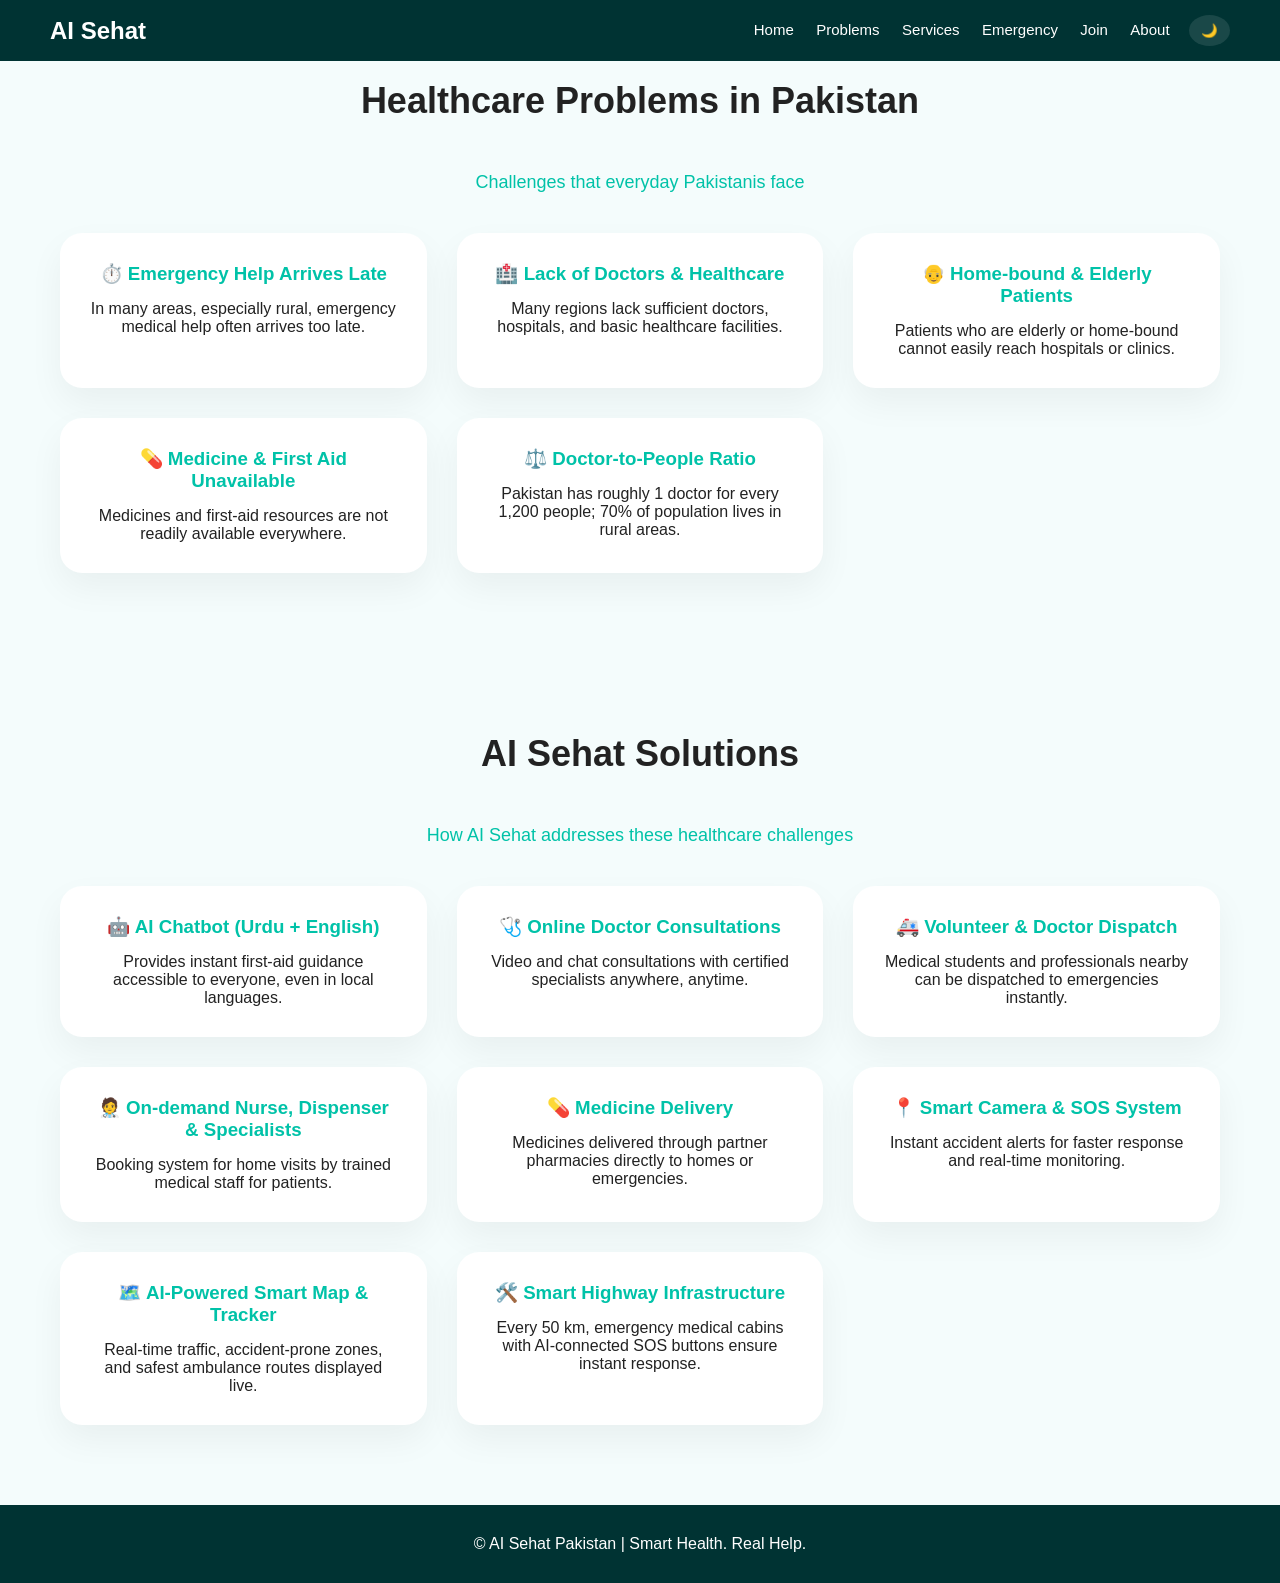
<file: problems.html>
<!DOCTYPE html>
<html lang="en">
<head>
<title>Problems & Solutions | AI Sehat</title>
<link rel="stylesheet" href="css/style.css">
<script defer src="js/script.js"></script>
</head>
<body>

<!-- Loader -->
<div class="loader"><span></span></div>

<!-- Header -->
<header>
  <h1>AI Sehat</h1>
  <nav>
    <a href="index.html">Home</a>
    <a href="problems.html">Problems</a>
    <a href="services.html">Services</a>
    <a href="emergency.html">Emergency</a>
     
    <a href="contact.html">Join</a>
    
    <a href="about.html">About</a>
    <button id="darkToggle" class="dark-btn">🌙</button>
  </nav>
</header>

<!-- Problems Section -->
<section>
<h2 class="title">Healthcare Problems in Pakistan</h2>
<p style="text-align:center; font-size:18px; color:#00c2a8; margin-bottom:40px;">
Challenges that everyday Pakistanis face
</p>

<div class="grid">
  <div class="card">
    <h3>⏱️ Emergency Help Arrives Late</h3>
    <p>In many areas, especially rural, emergency medical help often arrives too late.</p>
  </div>
  <div class="card">
    <h3>🏥 Lack of Doctors & Healthcare</h3>
    <p>Many regions lack sufficient doctors, hospitals, and basic healthcare facilities.</p>
  </div>
  <div class="card">
    <h3>👴 Home-bound & Elderly Patients</h3>
    <p>Patients who are elderly or home-bound cannot easily reach hospitals or clinics.</p>
  </div>
  <div class="card">
    <h3>💊 Medicine & First Aid Unavailable</h3>
    <p>Medicines and first-aid resources are not readily available everywhere.</p>
  </div>
  <div class="card">
    <h3>⚖️ Doctor-to-People Ratio</h3>
    <p>Pakistan has roughly 1 doctor for every 1,200 people; 70% of population lives in rural areas.</p>
  </div>
</div>
</section>

<!-- Solutions Section -->
<section>
<h2 class="title">AI Sehat Solutions</h2>
<p style="text-align:center; font-size:18px; color:#00c2a8; margin-bottom:40px;">
How AI Sehat addresses these healthcare challenges
</p>

<div class="grid">
  <div class="card">
    <h3>🤖 AI Chatbot (Urdu + English)</h3>
    <p>Provides instant first-aid guidance accessible to everyone, even in local languages.</p>
  </div>
  <div class="card">
    <h3>🩺 Online Doctor Consultations</h3>
    <p>Video and chat consultations with certified specialists anywhere, anytime.</p>
  </div>
  <div class="card">
    <h3>🚑 Volunteer & Doctor Dispatch</h3>
    <p>Medical students and professionals nearby can be dispatched to emergencies instantly.</p>
  </div>
  <div class="card">
    <h3>🧑‍⚕️ On-demand Nurse, Dispenser & Specialists</h3>
    <p>Booking system for home visits by trained medical staff for patients.</p>
  </div>
  <div class="card">
    <h3>💊 Medicine Delivery</h3>
    <p>Medicines delivered through partner pharmacies directly to homes or emergencies.</p>
  </div>
  <div class="card">
    <h3>📍 Smart Camera & SOS System</h3>
    <p>Instant accident alerts for faster response and real-time monitoring.</p>
  </div>
  <div class="card">
    <h3>🗺️ AI-Powered Smart Map & Tracker</h3>
    <p>Real-time traffic, accident-prone zones, and safest ambulance routes displayed live.</p>
  </div>
  <div class="card">
    <h3>🛠️ Smart Highway Infrastructure</h3>
    <p>Every 50 km, emergency medical cabins with AI-connected SOS buttons ensure instant response.</p>
  </div>
</div>
</section>

<!-- Footer -->
<footer>
© AI Sehat Pakistan | Smart Health. Real Help.
</footer>

</body>
</html>
</file>
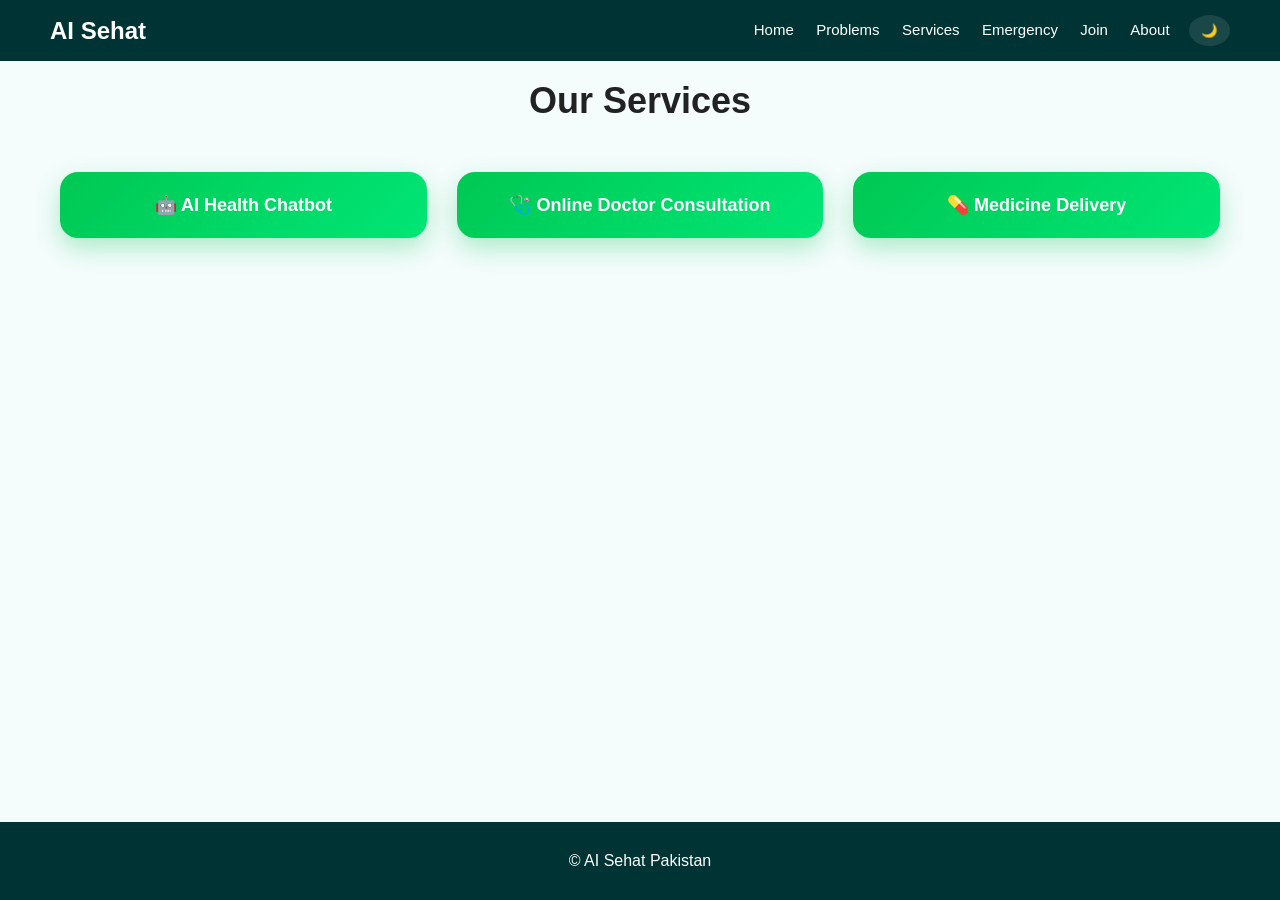
<file: services.html>
<!DOCTYPE html>
<html>
<head>
<title>Services</title>
<link rel="stylesheet" href="css/style.css">
<script defer src="js/script.js"></script>
</head>
<body>

<div class="loader"><span></span></div>

<header>
<h1>AI Sehat</h1>
<nav>
<a href="index.html">Home</a>
<a href="problems.html">Problems</a>
<a href="services.html">Services</a>
<a href="emergency.html">Emergency</a>
 
<a href="contact.html">Join</a>

<a href="about.html">About</a>
<button id="darkToggle" class="dark-btn">🌙</button>
</nav>
</header>

<section>
<h2 class="title">Our Services</h2>
<div class="grid">
    <a href="./chatboard.html" class="join-btn">
    🤖 AI Health Chatbot
</a>
 <a href="./online_doctor_consultation.html" class="join-btn">
     🩺 Online Doctor Consultation
</a>
<a href="./medicine_delivery.html" class="join-btn">
      💊 Medicine Delivery
</a>
 
 
 
</div>
</section>

<footer>© AI Sehat Pakistan</footer>
</body>
</html>
</file>
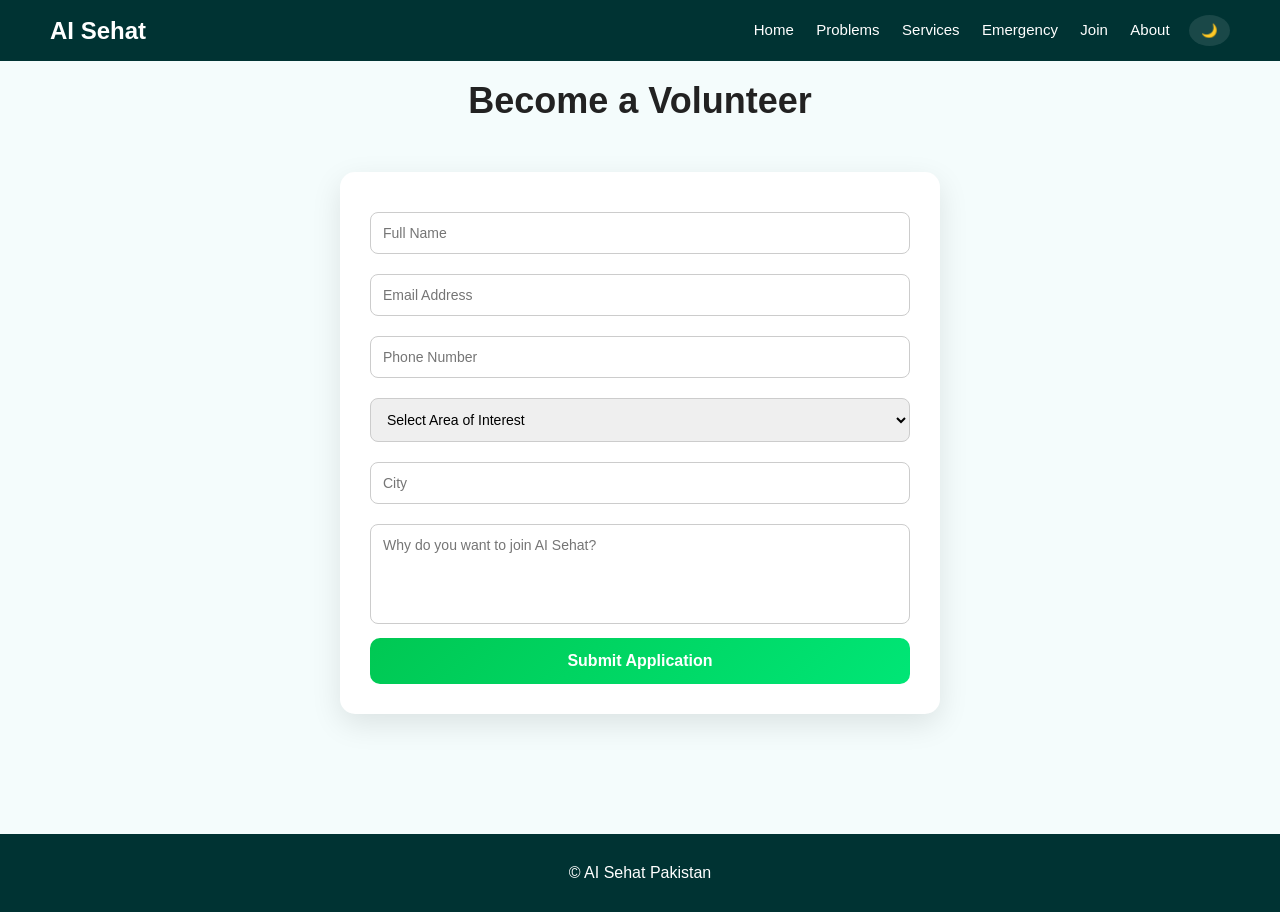
<file: volunteer.html>
<!DOCTYPE html>
<html>
<head>
<title>Become a Volunteer - AI Sehat</title>
<link rel="stylesheet" href="css/style.css">
<script defer src="js/script.js"></script>

<style>
.form-container {
    max-width: 600px;
    margin: 40px auto;
    background: #ffffff;
    padding: 30px;
    border-radius: 15px;
    box-shadow: 0 10px 30px rgba(0,0,0,0.1);
    
}

.form-container input,
.form-container select,
.form-container textarea {
    width: 100%;
    padding: 12px;
    margin: 10px 0;
    border-radius: 8px;
    border: 1px solid #ccc;
    font-size: 14px;
    
}

.form-container textarea {
    resize: none;
    height: 100px;
}

.form-container button {
    width: 100%;
    padding: 14px;
    border: none;
    border-radius: 10px;
    background: linear-gradient(135deg,#00c853,#00e676);
    color: white;
    font-size: 16px;
    font-weight: bold;
    cursor: pointer;
    transition: 0.3s;
    
}

.form-container button:hover {
    transform: scale(1.05);
}
</style>

</head>

<body>

<header>
<h1>AI Sehat</h1>
<nav>
<a href="index.html">Home</a>
<a href="problems.html">Problems</a>
<a href="services.html">Services</a>
<a href="emergency.html">Emergency</a>
<a href="contact.html">Join</a>
<a href="about.html">About</a>
<button id="darkToggle" class="dark-btn">🌙</button>
</nav>
</header>

<section>
<h2 class="title">Become a Volunteer</h2>

<div class="form-container">
<form>
<input type="text" placeholder="Full Name" required>
<input type="email" placeholder="Email Address" required>
<input type="tel" placeholder="Phone Number" required>

<select required>
<option value="">Select Area of Interest</option>
<option>Medical Support</option>
<option>Community Awareness</option>
<option>Emergency Response</option>
<option>Technical Support</option>
</select>

<input type="text" placeholder="City" required>

<textarea placeholder="Why do you want to join AI Sehat?" required></textarea>

<button type="submit">Submit Application</button>
</form>
</div>

</section>

<footer>© AI Sehat Pakistan</footer>

</body>
</html>
</file>
<file: css/style.css>
:root{
  --main:#00c2a8;
  --dark:#020617;
  --light:#f4fcfc;
}

*{
  margin:0;
  padding:0;
  box-sizing:border-box;
  font-family:'Segoe UI',sans-serif;
}

/* FIX: Removes default underlines from all links and buttons globally */
a {
  text-decoration: none;
}

html{scroll-behavior:smooth;}

body{
  background:var(--light);
  color:#222;
  transition:0.4s;
}

/* LOADER */
.loader{
  position:fixed;
  inset:0;
  background:linear-gradient(135deg,#00c2a8,#00e676);
  display:flex;
  align-items:center;
  justify-content:center;
  z-index:9999;
}
.loader span{
  width:60px;
  height:60px;
  border:6px solid white;
  border-top:6px solid transparent;
  border-radius:50%;
  animation:spin 1s linear infinite;
}
@keyframes spin{to{transform:rotate(360deg);}}

/* HEADER */
header{
  position:fixed;
  top:0;
  width:100%;
  padding:15px 50px;
  display:flex;
  justify-content:space-between;
  align-items:center;
  background:linear-gradient(90deg,#00c2a8,#00e676);
  z-index:1000;
}
header.scrolled{
  background:rgba(0,0,0,0.7);
  backdrop-filter:blur(12px);
}
header h1{color:white;}

nav a{
  color:white;
  margin-left:18px;
  text-decoration:none; /* Ensure no line appears here */
  position:relative;
}

/* This is your custom animated underline - keep this if you want the hover line effect */
nav a::after{
  content:"";
  position:absolute;
  width:0;
  height:2px;
  background:white;
  bottom:-5px;
  left:0;
  transition:0.3s;
}
nav a:hover::after{width:100%;}

.dark-btn{
  margin-left:15px;
  border:none;
  padding:8px 12px;
  border-radius:50%;
  cursor:pointer;
}

/* HERO */
.hero{
  height:100vh;
  background:linear-gradient(135deg,#00c2a8,#00e676);
  display:flex;
  align-items:center;
  justify-content:center;
  text-align:center;
  color:white;
}
.hero h1{font-size:55px;}
.hero p{margin-top:10px;}

/* SECTIONS */
section{
  padding:110px 60px;
}
.title{
  text-align:center;
  font-size:36px;
  margin-bottom:50px;
}

/* GRID & CARD */
.grid{
  display:grid;
  grid-template-columns:repeat(auto-fit,minmax(260px,1fr));
  gap:30px; 
}
.card{
  background:white;
  padding:30px;
  border-radius:22px;
  box-shadow:0 20px 40px rgba(0,0,0,0.1);
  transition:0.4s;
  opacity:0; 
  transform:translateY(60px);
}
.card:hover{transform:translateY(-10px);}

/* COUNTER */
.counter{
  font-size:40px;
  color:var(--main);
  font-weight:bold;
}

/* FOOTER */
footer{
  background:#003333;
  color:white;
  text-align:center;
  padding:25px;
}

/* DARK MODE */
body.dark{
  background:#0f172a;
  color:#e5e7eb;
}
body.dark header{background:rgba(0,0,0,0.8);}
body.dark .hero{background:linear-gradient(135deg,#020617,#064e3b);}
body.dark .card{background:#020617;}
body.dark footer{background:#020617;}

.join-btn {
    display: inline-block; /* Helps with link layout */
    text-decoration: none; /* Removes underline if the button is an <a> tag */
    width: 100%;
    max-width: 420px;
    padding: 22px;
    border: none;
    border-radius: 18px;
    font-size: 18px;
    font-weight: 600;
    cursor: pointer;
    color: #ffffff;
    background: linear-gradient(135deg, #00c853, #00e676);
    box-shadow: 0 10px 25px rgba(0, 200, 83, 0.3);
    transition: all 0.4s ease;
    position: relative;
    overflow: hidden;
    text-align: center;
}

/* Hover Effect */
.join-btn:hover {
    transform: translateY(-8px) scale(1.03);
    box-shadow: 0 15px 35px rgba(0, 200, 83, 0.5);
}

/* Click Effect */
.join-btn:active {
    transform: scale(0.98);
}

/* Shine Animation */
.join-btn::before {
    content: "";
    position: absolute;
    top: 0;
    left: -100%;
    width: 100%;
    height: 100%;
    background: linear-gradient(
        120deg,
        transparent,
        rgba(255, 255, 255, 0.4),
        transparent
    );
    transition: 0.6s;
}

.join-btn:hover::before {
    left: 100%;
}



/* Variables and Resets */
:root {
    --main: #00c2a8;
    --dark: #020617;
    --light: #f4fcfc;
    --accent: #00e676;
}

* {
    margin: 0;
    padding: 0;
    box-sizing: border-box;
    font-family: 'Segoe UI', sans-serif;
}

/* FIX: Removes underlines globally */
a { 
    text-decoration: none !important; 
}

html { 
    scroll-behavior: smooth; 
}

body {
    background: var(--light);
    color: #222;
    transition: 0.4s;
    display: flex;
    flex-direction: column;
    min-height: 100vh;
}

/* LOADER */
.loader {
    position: fixed;
    inset: 0;
    background: linear-gradient(135deg, #00c2a8, #00e676);
    display: flex;
    align-items: center;
    justify-content: center;
    z-index: 9999;
}
.loader span {
    width: 60px;
    height: 60px;
    border: 6px solid white;
    border-top: 6px solid transparent;
    border-radius: 50%;
    animation: spin 1s linear infinite;
}
@keyframes spin { to { transform: rotate(360deg); } }

/* HEADER */
header {
    position: fixed;
    top: 0;
    width: 100%;
    padding: 15px 50px;
    display: flex;
    justify-content: space-between;
    align-items: center;
    background: #003333;
    z-index: 1000;
}
header h1 { color: white; font-size: 24px; }
nav a { color: white; margin-left: 18px; font-size: 15px; }

.dark-btn {
    margin-left: 15px;
    border: none;
    padding: 8px 12px;
    border-radius: 50%;
    cursor: pointer;
    background: rgba(255,255,255,0.1);
    color: white;
}

/* HERO SECTION */
.hero {
    height: 85vh;
    background: linear-gradient(135deg, #00c2a8, #00e676);
    display: flex;
    align-items: center;
    justify-content: center;
    text-align: center;
    color: white;
    padding-top: 80px;
}
.hero h1 { font-size: 60px; font-weight: 700; margin-bottom: 10px; }
.hero p { font-size: 22px; margin-bottom: 35px; opacity: 0.9; }

/* HERO BUTTONS */
.hero-btns {
    display: flex;
    gap: 15px;
    justify-content: center;
    flex-wrap: wrap;
}
.hero-btn {
    padding: 12px 28px;
    background: rgba(255, 255, 255, 0.2);
    color: white;
    border: 2px solid white;
    border-radius: 30px;
    font-weight: 600;
    transition: 0.3s ease;
}
.hero-btn:hover {
    background: white;
    color: var(--main);
    transform: translateY(-3px);
}

/* CONTENT SECTIONS */
section { 
    padding: 80px 60px; 
    flex: 1; /* Pushes footer to bottom */
}
.title { text-align: center; font-size: 36px; margin-bottom: 50px; }

/* GRID & CARDS */
.grid {
    display: grid;
    grid-template-columns: repeat(auto-fit, minmax(280px, 1fr));
    gap: 30px;
}
.card {
    background: white;
    padding: 30px;
    border-radius: 22px;
    box-shadow: 0 15px 35px rgba(0,0,0,0.05);
    transition: 0.4s;
    text-align: center;
}
.card h3 { color: var(--main); margin-bottom: 15px; }
.card:hover { transform: translateY(-10px); }

.counter { font-size: 45px; color: var(--main); font-weight: bold; }

/* FOOTER */
footer {
    background: #003333;
    color: white;
    text-align: center;
    padding: 30px;
}

/* DARK MODE */
body.dark { background: #0f172a; color: #e5e7eb; }
body.dark .card { background: #1e293b; color: #e5e7eb; }
</file>
